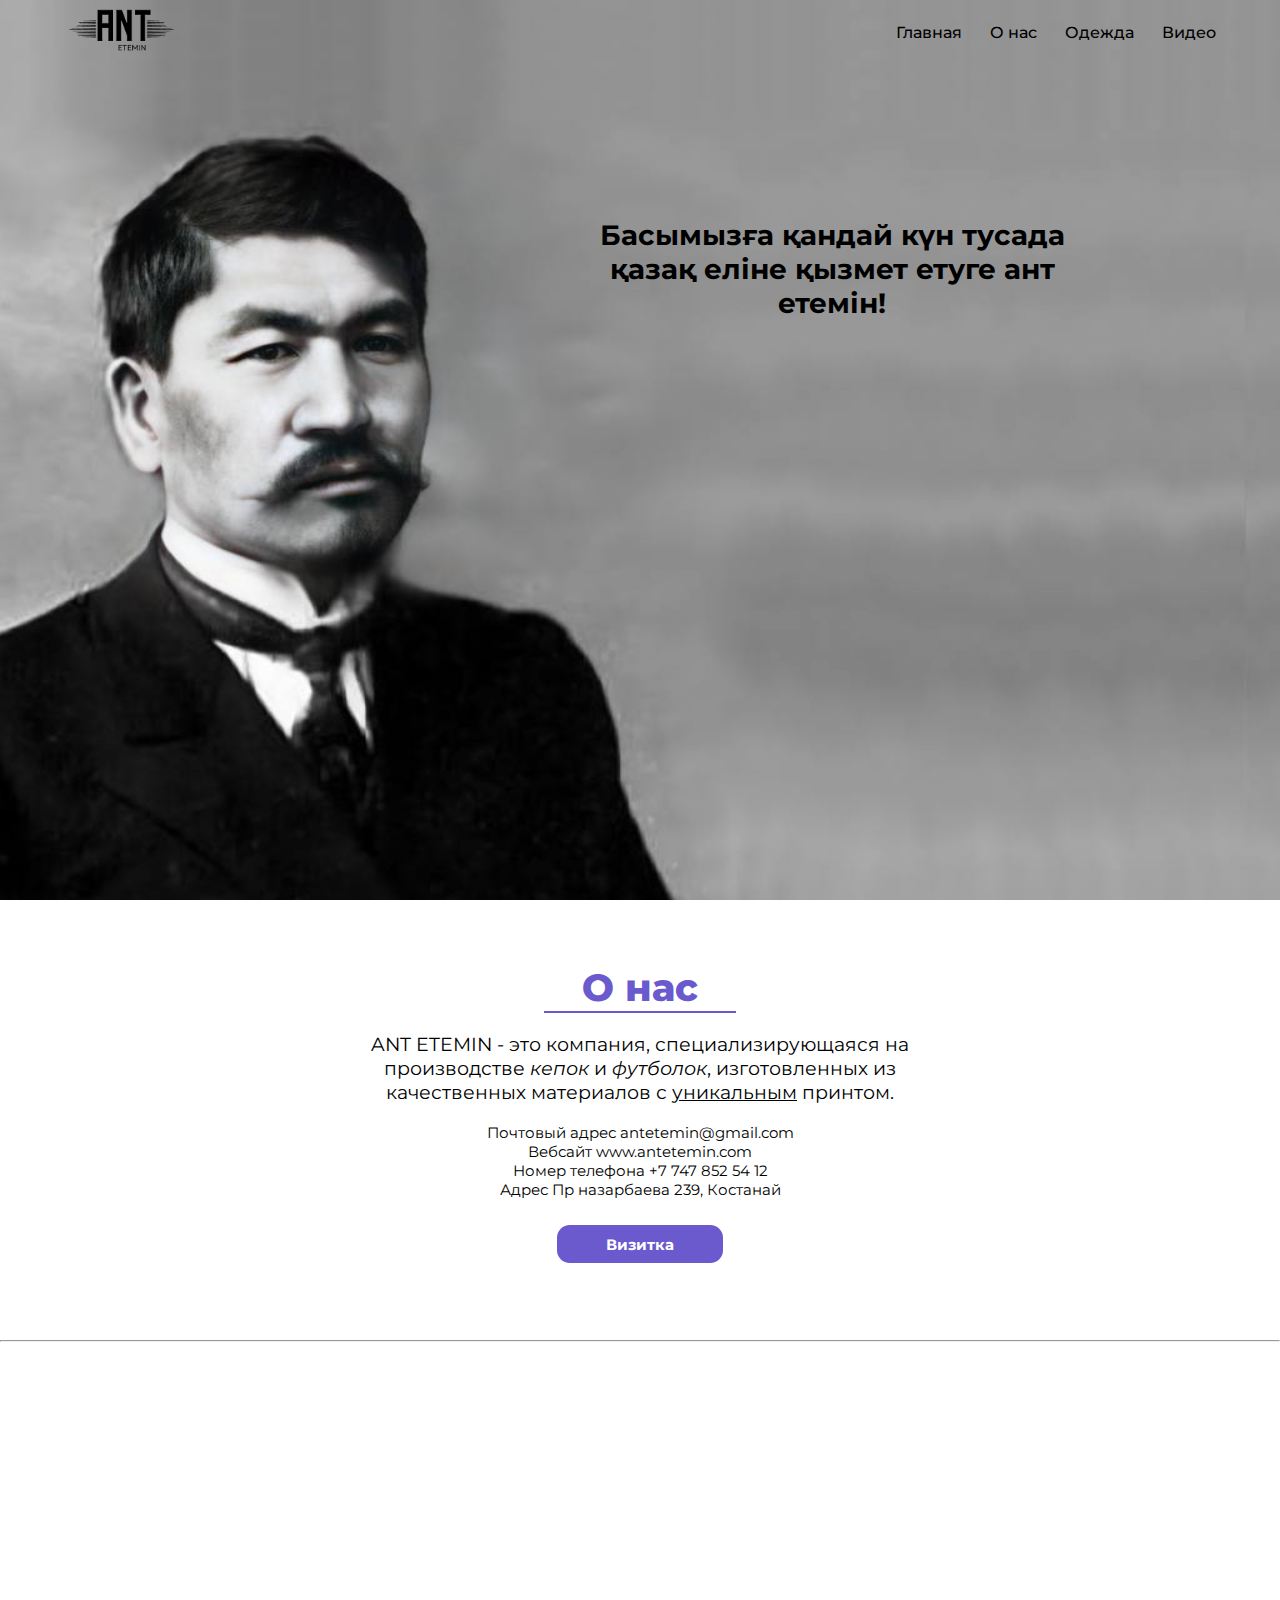
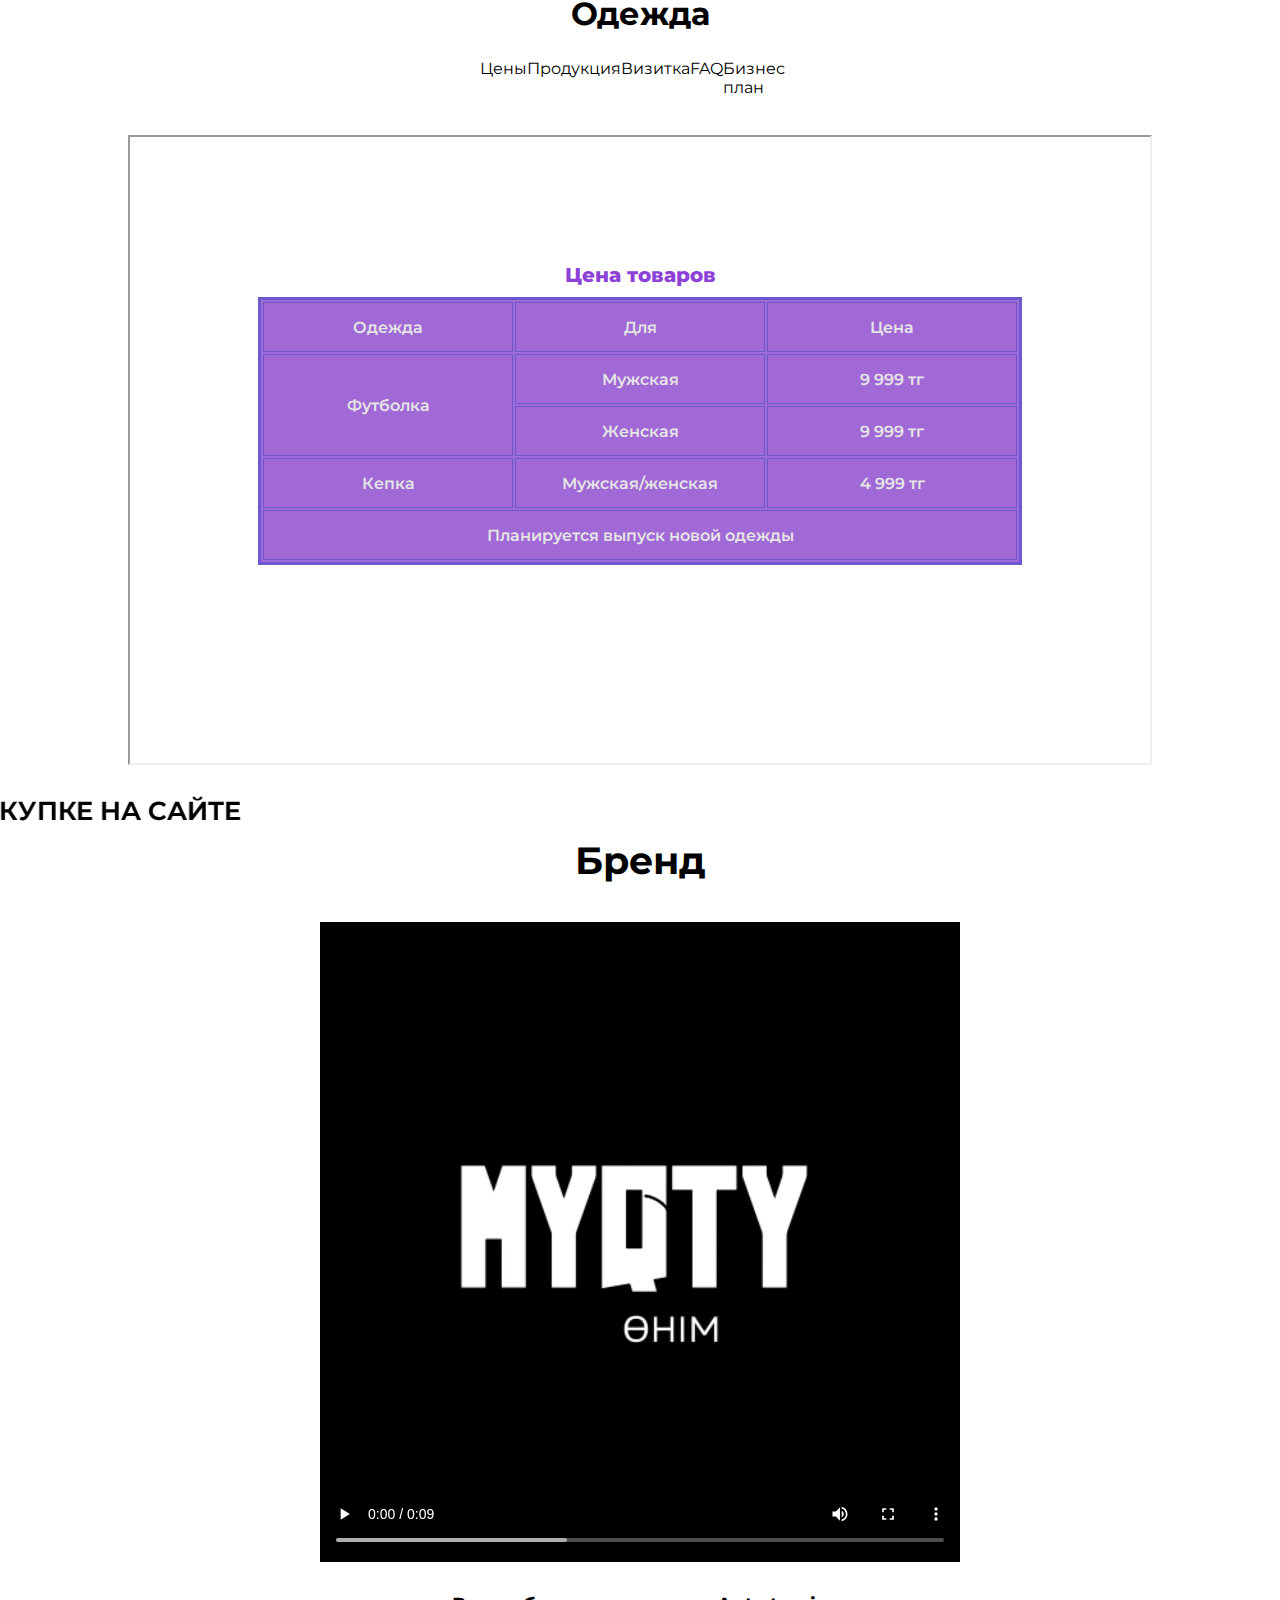
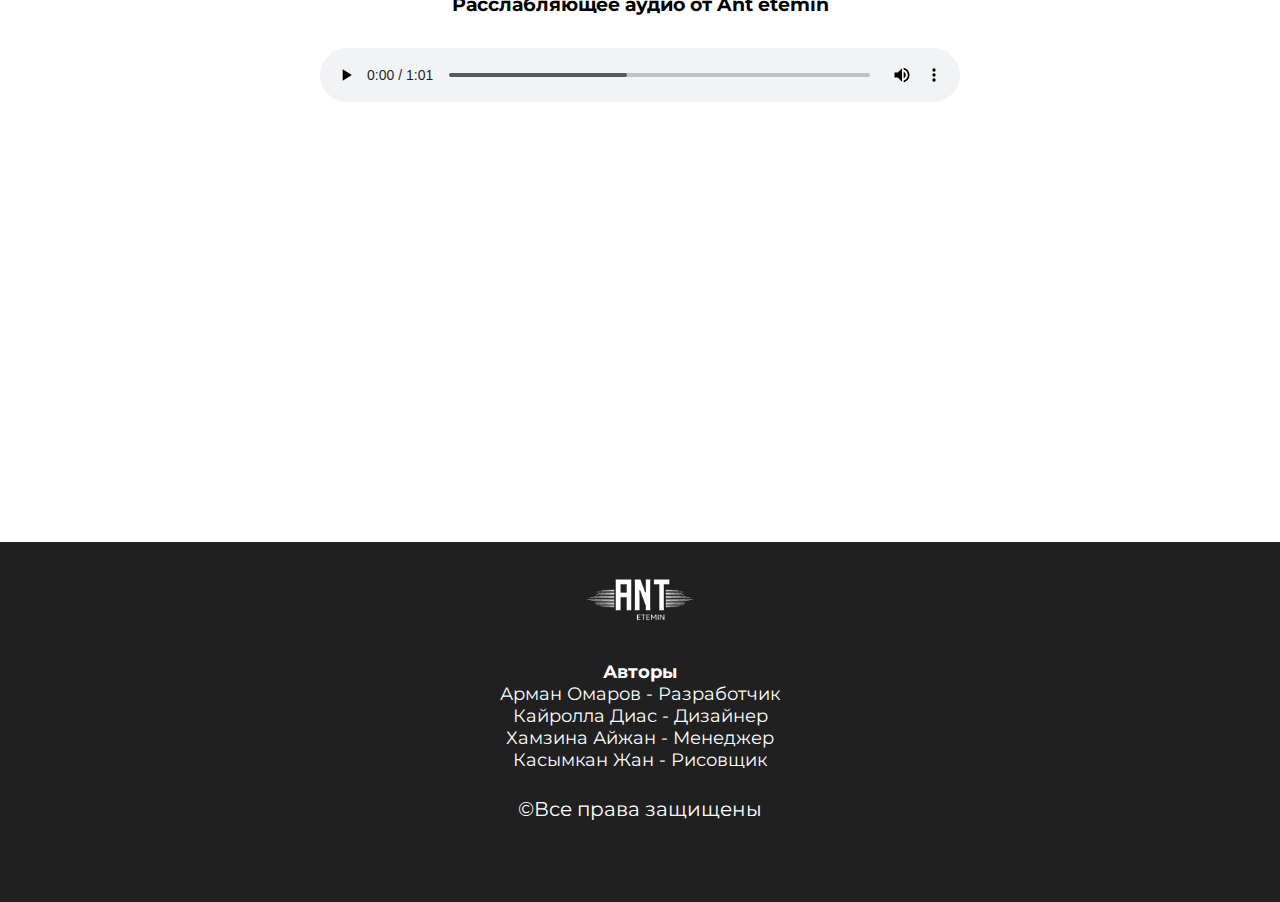
<file: index.html>
<!DOCTYPE html>
<html lang="en">
<head>
    <meta charset="UTF-8">
    <meta name="viewport" content="width=device-width, initial-scale=1.0">
    <!------------Google Fonts------------>
    <link rel="preconnect" href="https://fonts.googleapis.com">
    <link rel="preconnect" href="https://fonts.gstatic.com" crossorigin>
    <link href="https://fonts.googleapis.com/css2?family=Montserrat:ital,wght@0,100;0,200;0,300;0,400;0,500;0,600;0,700;0,800;0,900;1,400&display=swap" rel="stylesheet">
    <!------------Style------------>
    <link rel="stylesheet" href="style.css">
    <title>Ant etemin</title>
</head>
<body>
    <header>
        <div class="content header">
            <div class="logo"><img src="img/logo.png" alt="logo" class="logo"></div>
            <nav class="navigation">
                <a href="#main" class="links">Главная</a>
                <a href="#about" class="links">О нас</a>
                <a href="#clothes" class="links">Одежда</a>
                <a href="#brand" class="links">Видео</a>
            </nav>
        </div>
    </header>
    <main id = "main"> 
        <h1 width = "30vw" align = "center" style="margin: 0 0 0 45vw; font-size: 2.2vw;">Басымызға қандай күн тусада<br> қазақ еліне қызмет етуге ант етемін!</h1>
    </main>
    <article class="about" id="about">
        <h2 align = "center">О нас</h2>
        <hr class="text_underline">
        <h3 style="margin: 1.5vw 0 0 25vw; font-size: 1.5vw; width: 50vw; font-weight: normal;" align = "center">ANT ETEMIN - это компания, специализирующаяся на производстве<i> кепок</i> и <i>футболок</i>, изготовленных из качественных материалов с <u style="text-decoration: underline;">уникальным</u> принтом.</h3>
        <div class="contact-info" align = "center">
            <p>Почтовый адрес <a href="mailto:antetemin@gmail.com">antetemin@gmail.com</a></p>
            <p>Вебсайт <a href="http://www.antetemin.com" target="_blank">www.antetemin.com</a></p>
            <p>Номер телефона +7 747 852 54 12</p>
            <p>Адрес Пр назарбаева 239, Костанай</p>
        </div>
        <a href="business-card.html" class="button" target="_blank"><button>Визитка</button></a>
        <hr>
    </article>
    <section class="clothes" id = "clothes">
        <h4 class="clothes_title" align = "center">Одежда</h4>
        <div class="navigation">
            <a href="table.html" target="main" class="links">Цены</a>
            <a href="about.html" target="main" class="links">Продукция</a>
            <a href="business-card.html" target="main" class="links">Визитка</a>
            <a href="faq.html" target="main" class="links">FAQ</a>
            <a href="business-plan.html" target="main" class="links">Бизнес план</a>
        </div>
        <iframe src="table.html" name="main" style="width: 80vw; height: 70vh; margin: 3vw 0 0 10vw;"></iframe>
        <marquee behavior="alternative" direction="right" scrollamount = "15">ТОЛЬКО СЕЙЧАС! СКИДКА 15% НА ЛЮБОЙ ТОВАР ПРИ ПОКУПКЕ НА САЙТЕ</marquee>
    </section>
    <section class="intro" id="brand">
        <h5 align = "center">Бренд</h5>
        <video src="img/intro.MOV" controls width="50vw" style="width: 50vw; margin: 3vw 0 0 25vw;"></video>
        <h6>Расслабляющее аудио от Ant etemin</h6>
        <audio src="img/music.mp3" controls style="display: block; margin: 2.5vw auto 0; width: 50vw;"></audio>
    </section>
    <footer>
        <div class="logo" style="margin: 0 auto;"><img src="img/logo_white.png" alt="logo" class="logo"></div>
        <h5 style="color: white; font-size: 18px;" align = "center">Авторы</h5>
        <p style="color: white; font-size: 18px;" align = "center">
             Арман Омаров - Разработчик <br> 
             Кайролла Диас - Дизайнер<br>
             Хамзина Айжан - Менеджер<br>
             Касымкан Жан - Рисовщик<br>
        </p>
        <p style="color: white; font-size: 20px; margin-top: 2vw;" align = "center">©Все права защищены</p>
    </footer>
</body>
</html>
</file>
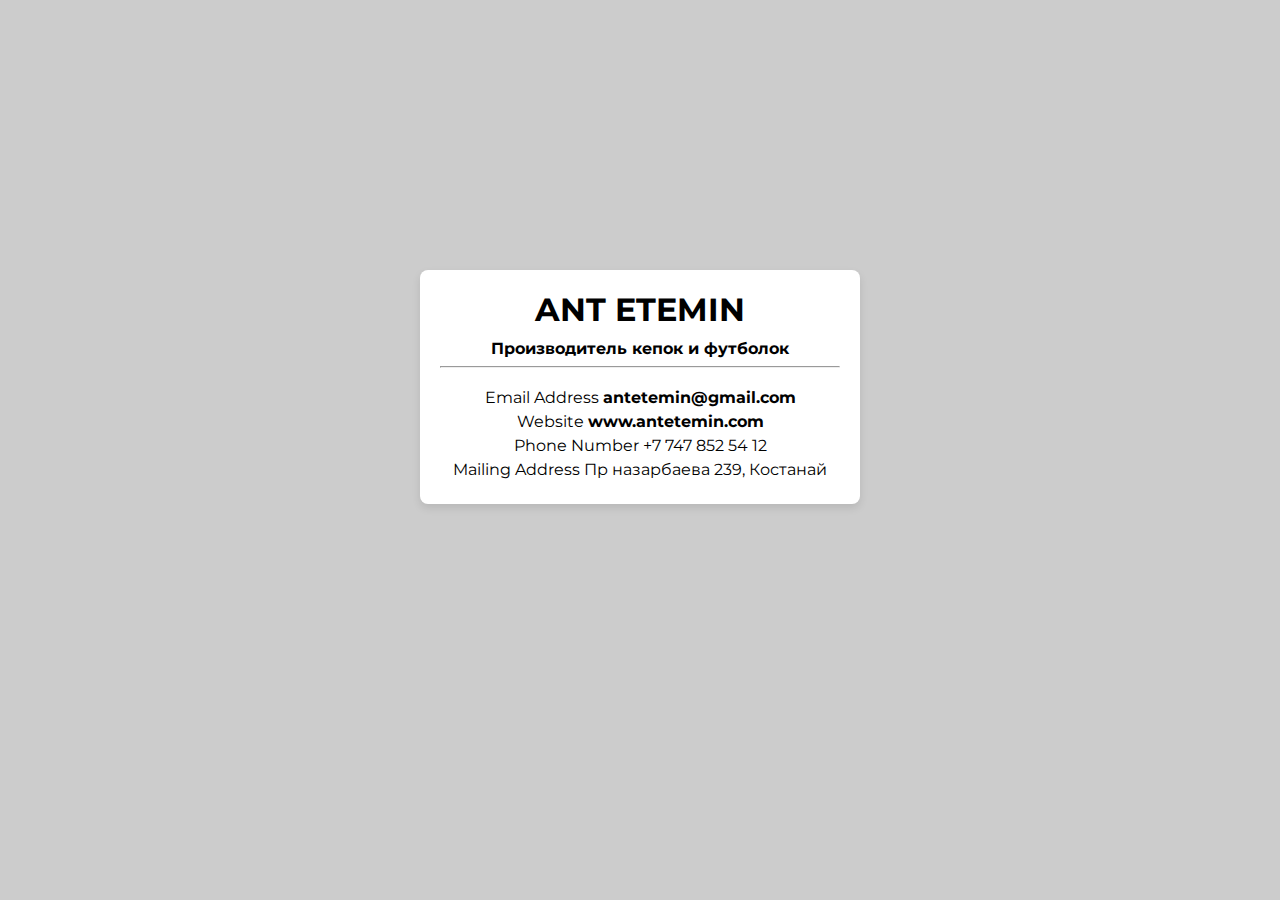
<file: business-card.html>
<!DOCTYPE html>
<html lang="en">
<head>
  <meta charset="UTF-8">
  <meta name="viewport" content="width=device-width, initial-scale=1.0">
  <link rel="preconnect" href="https://fonts.googleapis.com">
  <link rel="preconnect" href="https://fonts.gstatic.com" crossorigin>
  <link href="https://fonts.googleapis.com/css2?family=Montserrat:ital,wght@0,100;0,200;0,300;0,400;0,500;0,600;0,700;0,800;0,900;1,400&display=swap" rel="stylesheet">
  <style>
    body {
      font-family: 'Montserrat', sans-serif;
      margin: 0;
      padding: 0;
      background-color: #ccc;
    }

    .container {
      max-width: 400px;
      margin: 30vh auto 0;
      background-color: #ffffff;
      padding: 20px;
      border-radius: 8px;
      box-shadow: 0 4px 8px rgba(0, 0, 0, 0.1);
    }

    h1, p {
      text-align: center;
      margin: 0;
    }

    h1 {
      color: #000;
    }

    p {
      color: #000;
      margin-top: 10px;
    }

    .contact-info {
      margin-top: 20px;
    }

    .contact-info p {
      margin: 5px 0;
    }

    a {
      color: #000;
      text-decoration: none;
      font-weight: bold;
    }
  </style>
  <title>Визитка</title>
</head>
<body>
  <div class="container">
    <h1><font size = "6.5rem" >ANT ETEMIN</font></h1>
    <p><b>Производитель кепок и футболок</b></p>
    <hr>
    <div class="contact-info">
      <p>Email Address <a href="mailto:antetemin@gmail.com">antetemin@gmail.com</a></p>
      <p>Website <a href="http://www.antetemin.com" target="_blank">www.antetemin.com</a></p>
      <p>Phone Number +7 747 852 54 12</p>
      <p>Mailing Address Пр назарбаева 239, Костанай</p>
    </div>
  </div>
</body>
</file>
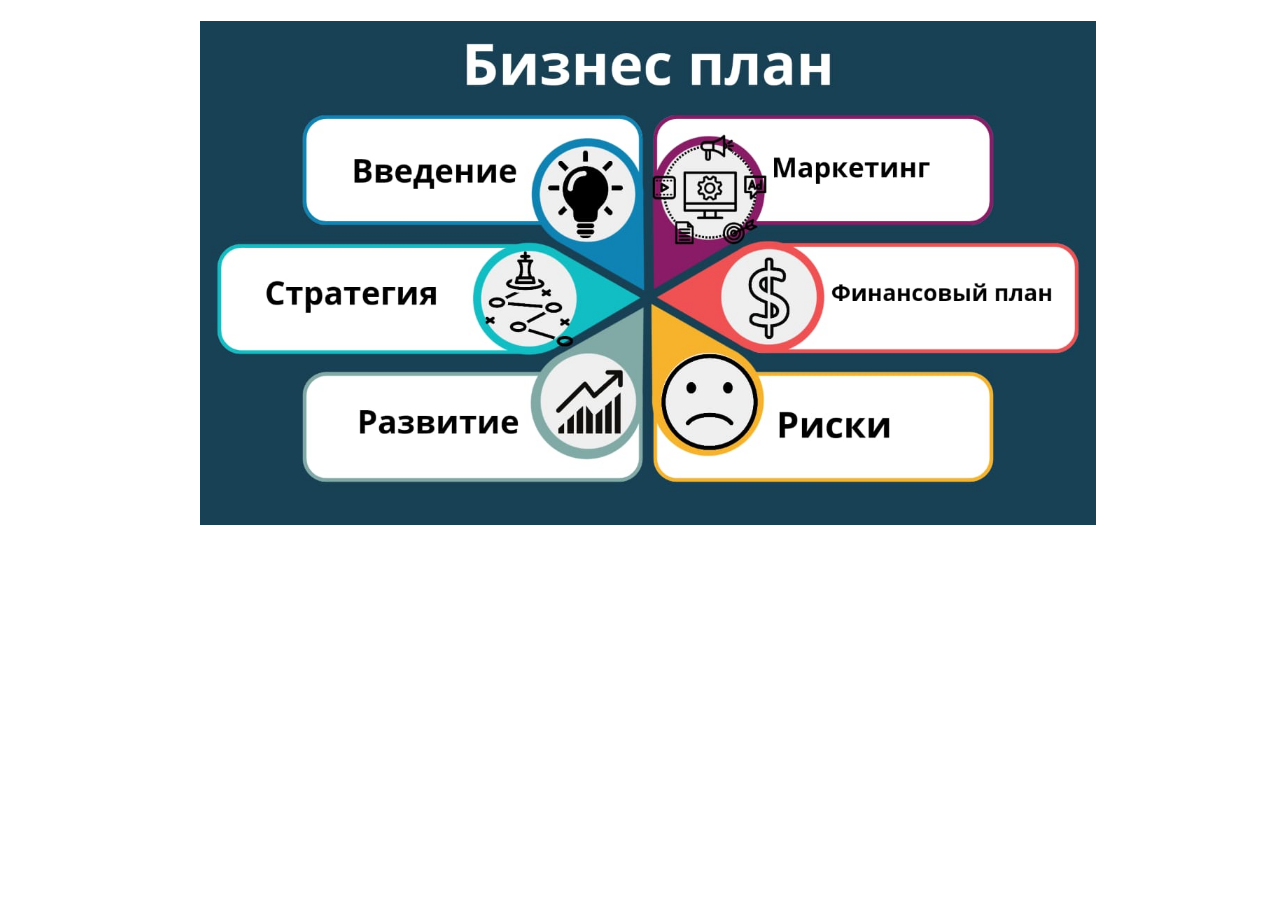
<file: business-plan.html>
<!DOCTYPE html>
<html lang="en">
<head>
    <meta charset="UTF-8">
    <meta name="viewport" content="width=device-width, initial-scale=1.0">
    <title>Бизнес-план</title>
</head>
<body>
    <img src="img/business-plan.jpeg" alt="plan" style="margin: 1vw 0 0 15vw; width: 70vw;">
</body>
</html>
</file>
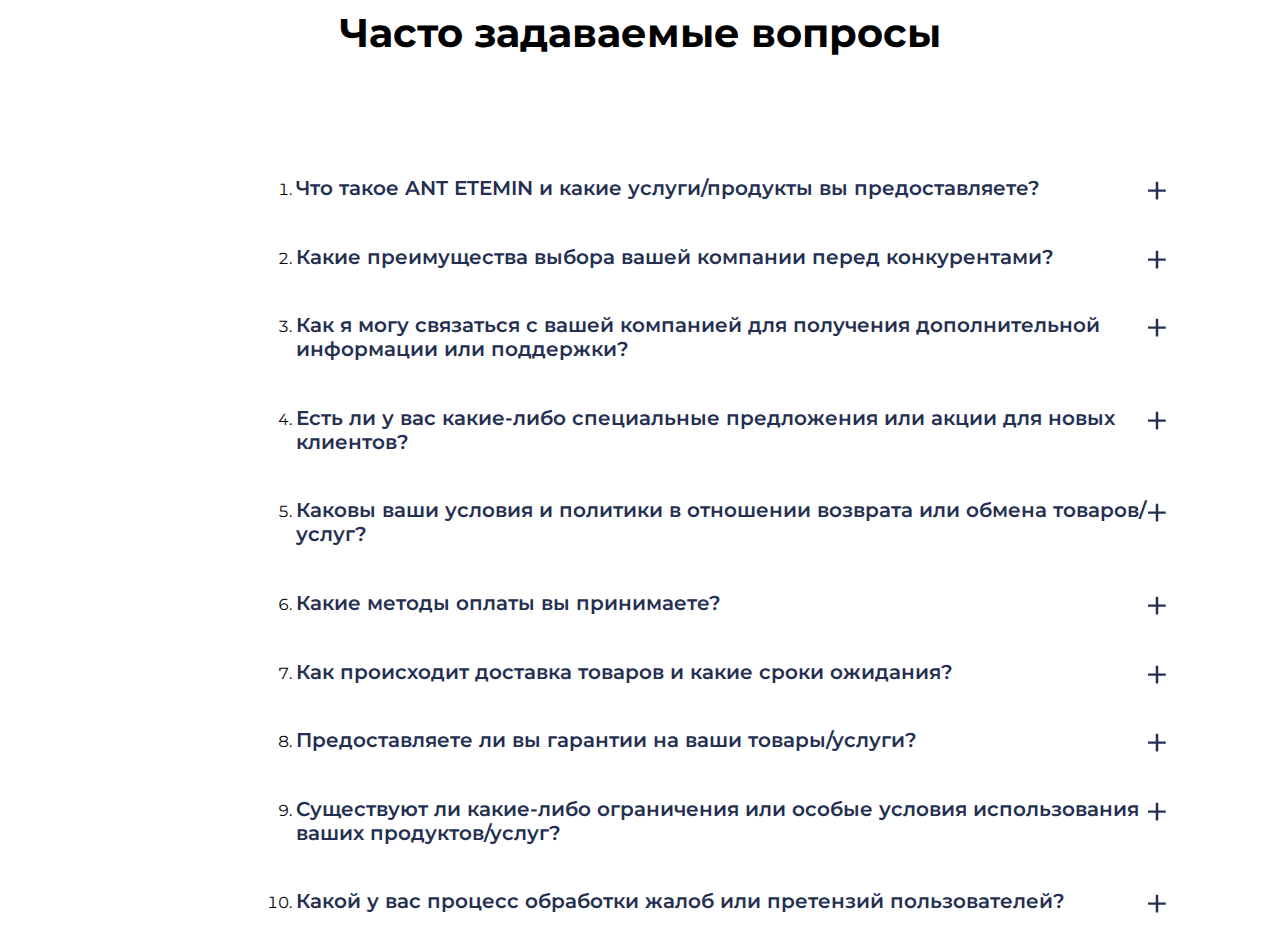
<file: faq.html>
<!DOCTYPE html>
<html lang="en">
<head>
    <meta charset="UTF-8">
    <meta name="viewport" content="width=device-width, initial-scale=1.0">
    <!------------Google Fonts------------>
    <link rel="preconnect" href="https://fonts.googleapis.com">
    <link rel="preconnect" href="https://fonts.gstatic.com" crossorigin>
    <link href="https://fonts.googleapis.com/css2?family=Montserrat:ital,wght@0,100;0,200;0,300;0,400;0,500;0,600;0,700;0,800;0,900;1,400&display=swap" rel="stylesheet">
    <!------------Style------------>
    <link rel="stylesheet" href="faq.css">
    <title>FAQ</title>
</head>
<body>
    <section class="faq" id="faq">
        <div class="content">
            <div class="text">Часто задаваемые вопросы</div>
            <div class="questions">
                <ol>
                    <div class="faq-item">
                        <input type="radio" name="faq" class="faq-input" id="faq_1">
                        <li><label for="faq_1" class="faq-title">Что такое ANT ETEMIN и какие услуги/продукты вы предоставляете?</label></li>
                        <ul class="faq-text">
                            <li>ANT ETEMIN - это компания, специализирующаяся на производстве кепок и футболок, изготовленных из качественных материалов с уникальным принтом.</li>
                        </ul>
                    </div>
                    <div class="faq-item">
                        <input type="radio" name="faq" class="faq-input" id="faq_2">
                        <li><label for="faq_2" class="faq-title">Какие преимущества выбора вашей компании перед конкурентами?</label></li>
                        <ul class="faq-text">
                            <li>Наши преимущества перед конкурентами включают в себя высокое качество материалов, оригинальный принт, отечественная продукция и индивидуальный подход к каждому клиенту.</li>
                        </ul>
                    </div>
                    <div class="faq-item">
                        <input type="radio" name="faq" class="faq-input" id="faq_3">
                        <li><label for="faq_3" class="faq-title">Как я могу связаться с вашей компанией для получения дополнительной информации или поддержки?</label></li>
                        <ul class="faq-text">
                            <li>Вы можете написать на наш Email Address antetemin@gmail.com или позвонить по номеру +7 747 852 54 12</li>
                        </ul>
                    </div>
                    <div class="faq-item">
                        <input type="radio" name="faq" class="faq-input" id="faq_4">
                        <li><label for="faq_4" class="faq-title">Есть ли у вас какие-либо специальные предложения или акции для новых клиентов?</label></li>
                        <ul class="faq-text">
                            <li>Мы регулярно проводим специальные акции и предложения для новых клиентов, а также для наших постоянных покупателей.Следите за новыми акциями.</li>
                        </ul>
                    </div>
                    <div class="faq-item">
                        <input type="radio" name="faq" class="faq-input" id="faq_5">
                        <li><label for="faq_5" class="faq-title">Каковы ваши условия и политики в отношении возврата или обмена товаров/услуг?</label></li>
                        <ul class="faq-text">
                            <li>У нас действует удобная система возврата и обмена товаров в случае неудовлетворенности или обмена размера.</li>
                        </ul>
                    </div>
                    <div class="faq-item">
                        <input type="radio" name="faq" class="faq-input" id="faq_6">
                        <li><label for="faq_6" class="faq-title">Какие методы оплаты вы принимаете?</label></li>
                        <ul class="faq-text">
                            <li>Мы принимаем различные методы оплаты, включая кредитные карты, электронные платежи, наличные и другие.</li>
                        </ul>
                    </div>
                    <div class="faq-item">
                        <input type="radio" name="faq" class="faq-input" id="faq_7">
                        <li><label for="faq_7" class="faq-title">Как происходит доставка товаров и какие сроки ожидания?</label></li>
                        <ul class="faq-text">
                            <li>Доставка продукции осуществляется надежными службами перевозки, сроки поставки зависят от вашего местоположения и выбранного способа доставки.</li>
                        </ul>
                    </div>
                    <div class="faq-item">
                        <input type="radio" name="faq" class="faq-input" id="faq_8">
                        <li><label for="faq_8" class="faq-title">Предоставляете ли вы гарантии на ваши товары/услуги?</label></li>
                        <ul class="faq-text">
                            <li>Мы предоставляем полную гарантию нашей продукции.</li>
                        </ul>
                    </div>
                    <div class="faq-item">
                        <input type="radio" name="faq" class="faq-input" id="faq_9">
                        <li><label for="faq_9" class="faq-title">Существуют ли какие-либо ограничения или особые условия использования ваших продуктов/услуг?</label></li>
                        <ul class="faq-text">
                            <li>Мы уверены в отличном качестве наших товаров, однако рекомендуем соблюдать инструкции по уходу за ними для сохранения первоначального состояния.</li>
                        </ul>
                    </div>
                    <div class="faq-item">
                        <input type="radio" name="faq" class="faq-input" id="faq_10">
                        <li><label for="faq_10" class="faq-title">Какой у вас процесс обработки жалоб или претензий пользователей?</label></li>
                        <ul class="faq-text">
                            <li>Мы всегда готовы выслушать ваши жалобы или предложения и обеспечить соответствующую поддержку своим клиентам. Вы можете обратиться к нам через контактные данные на сайте.</li>
                        </ul>
                    </div>
                </ol>
            </div>
        </div>
    </section>
</body>
</html>
</file>
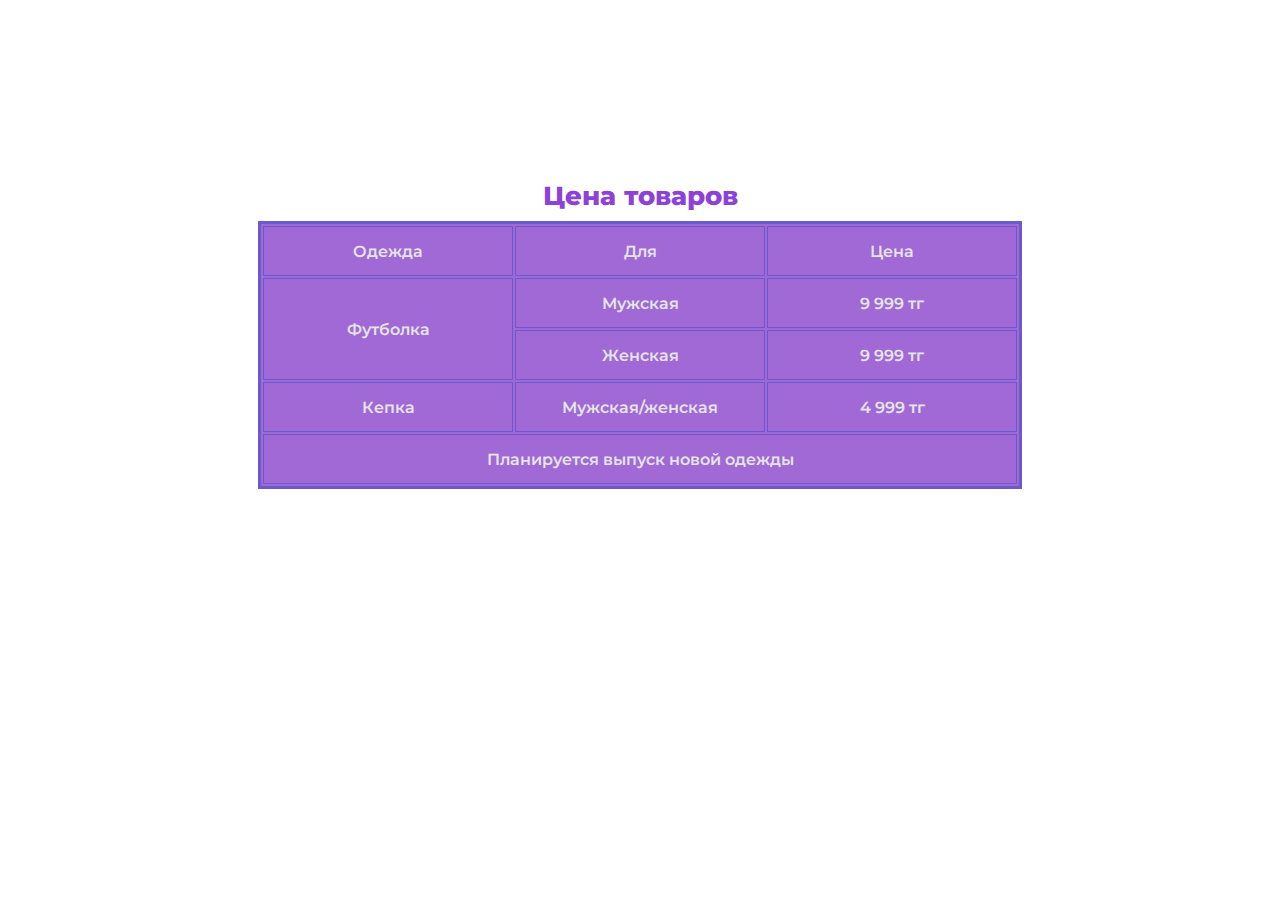
<file: table.html>
<!DOCTYPE html>
<html lang="en">
<head>
    <meta charset="UTF-8">
    <meta name="viewport" content="width=device-width, initial-scale=1.0">
    <title>Таблица</title>

    <link rel="stylesheet" href="style.css">
    
    <link rel="preconnect" href="https://fonts.googleapis.com">
    <link rel="preconnect" href="https://fonts.gstatic.com" crossorigin>
    <link href="https://fonts.googleapis.com/css2?family=Montserrat:wght@100;200;300;400;500;600;700;800&display=swap" rel="stylesheet">

    <style>
        table{
            margin: 20vh auto 0;
        }

        caption{
            font-family: "Montserrat", sans-serif;
            font-weight: 800;
            color: #8D41D6	;
            font-size: 2vw;
            margin-bottom: 10px;
        }

        td{
            font-family: "Montserrat", sans-serif;
            font-weight: 600;
            color: rgb(228, 228, 228);
        }
    </style>
</head>
<body>
    <table border="3" bordercolor = "#6A5ACD" bgcolor = "#A069D6" title="Одежда">
        <title>Hello</title>
        <caption>Цена товаров</caption>
        <tr height = "50px" align="center" valign = "middle"> 
            <td width = "250px">Одежда</td>
            <td width = "250px">Для</td>
            <td width = "250px">Цена</td>
        </tr>
        <tr height = "50px" align="center" valign = "middle"> 
            <td rowspan="2">Футболка</td>
            <td >Мужская</td>
            <td >9 999 тг</td>
        </tr>
        <tr height = "50px" align="center" valign = "middle"> 
            <td>Женская</td>
            <td>9 999 тг</td>
        </tr>
        <tr height = "50px" align="center" valign = "middle">
            <td>Кепка</td>
            <td>Мужская/женская</td>
            <td>4 999 тг</td>
        </tr>
        <tr height = "50px" align="center" valign = "middle">
            <td colspan="4">Планируется выпуск новой одежды</td>
        </tr>
    </table>
</body>
</html>
</file>
<file: style.css>
*{
    margin: 0;
    box-sizing: border-box;
    font-family: 'Montserrat', sans-serif;
    text-decoration: none;
    color: black;
    scroll-behavior: smooth;
}

body{
    position: relative;
    width: 100%;
}

.header{
    z-index: 1000;
    position: absolute;
    display: flex;
    justify-content: space-between;
    align-items: center;
    width: 90vw;
    height: 5vw;
    margin-left: 5vw;
}

.logo{
    width: 9vw;
}

nav{
    display: inline-flex;
    justify-content: space-between;
    width: 25vw;
    font-weight: 500;
}

.links{
    transition: .3s ease;
}

.links:hover{
    transform: translateY(-0.2vw);
}

/*==============Main==============*/

main{
    width: 100%;
    height: 100vh;
    background: url('img/bg.jpg') no-repeat center;
    background-size: cover;
}


h1{
    padding-top: 17vw;
    width: 40vw;
}

/*=================About=================*/

article{
    width: 100%;
}

.about{
    width: 100vw;
    height: 70vh;
}

.about h2{
    color: #6A5ACD;
    font-weight: 800;
    font-size: 3vw;
    padding-top: 5vw;
}

.text_underline{
    width: 15vw;
    border: 0.12vw solid #6A5ACD;
    margin: 0 auto;
    color: #6A5ACD;
}

.contact-info{
    margin-top: 1.5vw;
    font-size: 1.2vw;
}

button{
    width: 13vw;
    height: 3vw;
    border: none;
    background-color: #6A5ACD;
    cursor: pointer;
    color: white;
    font-size: 1.2vw;
    font-weight: bold;
    border-radius: 1vw;
    transition: .3s ease;
}

button:hover{
    box-shadow: 0 0 2vw #6A5ACD;
}

.button{
    width: 13vw;
    height: 3vw;
    display: block;
    margin: 2vw auto 0;
}

.about hr:last-child{
    margin: 6vw auto 0;
}

/*================Clothes==================*/

.clothes section{
    width: 100vw;
    height: 110vh;
}

.clothes_title{
    font-size: 2.5vw;
    padding-top: 5vw;
}

.clothes .navigation{
    display: flex;
    justify-content: space-between;
    width: 25vw;
    margin: 2vw auto 0;
}

.clothes marquee{
    margin-top: 2vw;
    font-size: 2vw;
    font-weight: 650;
    height: 3vw;
}

/*====================Product======================*/

.img_row img{
    width: 50vw; 
    margin: 3vw 0 0 25vw;
    display: block;
}

sup, sub{
    display: block;
    font-size: 2.5vw;
    margin-top: 1vw;
}

/*=======================Intro==========================*/

.intro{
    height: 145vh;
}

h5{
    font-size: 3vw;
}

h6{
    margin-top: 2vw;
    text-align: center;
    font-size: 1.5vw;
}

/*=====================Footer===================*/

footer{
    width: 100vw;
    height: 40vh;
    background-color: rgb(32, 32, 32);
}
</file>
<file: faq.css>
*{
    font-family: 'Montserrat', sans-serif;
}

/* faq */

.faq{
    height: 850px;
}

.faq .text{
    font-size: 40px;
    font-weight: 700;
    text-align: center;
}

.questions{
    width: 60vw;
    margin: 100px auto;
}

.faq-item{
    width: 870px;
}

.faq-title{
    cursor: pointer;
    background: url('../img/Plus.png') no-repeat 100% 5px;
    display: block;
    font-size: 20px;
    font-weight: 600;
    color: #242f51;
    padding-bottom: 2vw;
}

.faq-input{
    appearance: none;
}

.faq-text{
    margin: 0 0 60px 0;
    width: 815px;
    display: none;
}

.faq-input:checked ~ .faq-text{
    margin-top: 30px;
    display: block;
}

.faq-input:checked + .faq-title{
    background: none;
    font-weight: 650;
}
</file>
